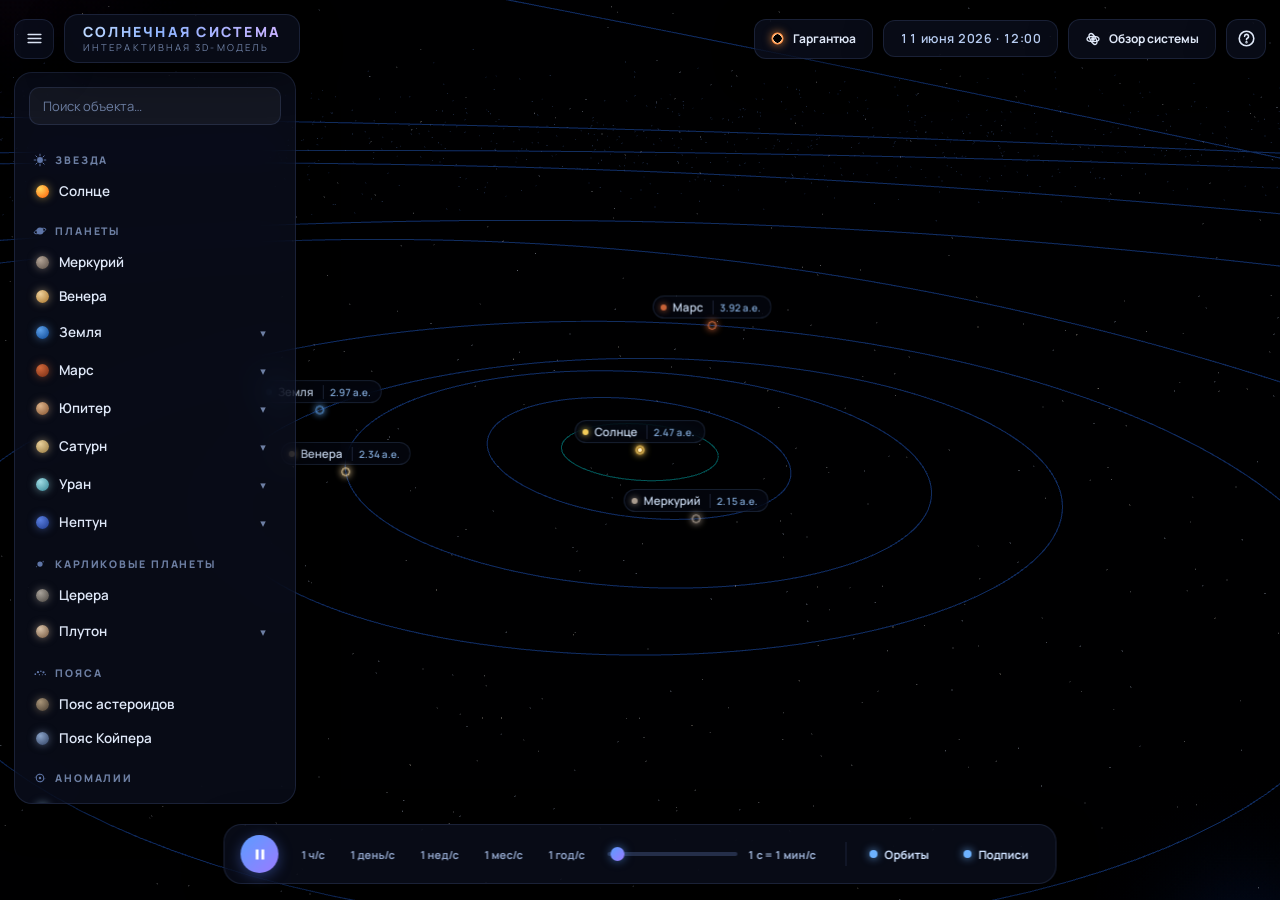
<file: index.html>
<!DOCTYPE html>
<html lang="ru">
<head>
  <meta charset="UTF-8">
  <meta name="viewport" content="width=device-width, initial-scale=1.0">
  <title>Солнечная система — интерактивная 3D-модель</title>
  <meta name="description" content="Интерактивная 3D-модель Солнечной системы: планеты, спутники, пояса астероидов и космические аппараты с реальными характеристиками.">
  <link rel="preconnect" href="https://fonts.googleapis.com">
  <link rel="preconnect" href="https://fonts.gstatic.com" crossorigin>
  <link href="https://fonts.googleapis.com/css2?family=Manrope:wght@400;500;600;700;800&display=swap" rel="stylesheet">
  <link rel="stylesheet" href="css/style.css">
  <link rel="icon" href="data:image/svg+xml,<svg xmlns='http://www.w3.org/2000/svg' viewBox='0 0 24 24'><circle cx='12' cy='12' r='6' fill='%23ffb347'/><ellipse cx='12' cy='12' rx='10' ry='3.5' fill='none' stroke='%236ea8ff' stroke-width='1.5' transform='rotate(-18 12 12)'/></svg>">
  <script type="importmap">
    {
      "imports": {
        "three": "./vendor/three.module.js",
        "three/addons/": "./vendor/addons/"
      }
    }
  </script>
</head>
<body>

  <!-- Экран загрузки -->
  <div id="loader">
    <div class="orbits">
      <div class="o"></div>
      <div class="o"></div>
      <div class="o"></div>
      <div class="core"></div>
    </div>
    <div class="loader-title">СОЛНЕЧНАЯ СИСТЕМА</div>
    <div class="loader-sub">загрузка текстур и подготовка сцены…</div>
  </div>

  <!-- 3D-сцена -->
  <canvas id="scene"></canvas>
  <div id="labels"></div>

  <!-- Верхняя панель -->
  <header id="topbar">
    <button id="btnMenu" class="glass btn-ic" title="Скрыть / показать список объектов">
      <svg viewBox="0 0 24 24" fill="none" stroke="currentColor" stroke-width="2" stroke-linecap="round">
        <path d="M4 7h16M4 12h16M4 17h16"/>
      </svg>
    </button>
    <div class="brand glass">
      <b>СОЛНЕЧНАЯ СИСТЕМА</b>
      <span>интерактивная 3D-модель</span>
    </div>
    <div class="spacer"></div>
    <a class="bh-link glass" href="blackhole.html" title="Чёрная дыра Гаргантюа из «Интерстеллара»">
      <span class="bh-dot"></span>
      Гаргантюа
    </a>
    <div id="simDate" class="glass">11 июня 2026 · 12:00</div>
    <button id="btnOverview" class="glass" title="Вернуться к обзору всей системы">
      <svg viewBox="0 0 24 24" fill="none" stroke="currentColor" stroke-width="2" stroke-linecap="round">
        <circle cx="12" cy="12" r="3" fill="currentColor" stroke="none"/>
        <ellipse cx="12" cy="12" rx="9" ry="4"/>
        <ellipse cx="12" cy="12" rx="9" ry="4" transform="rotate(60 12 12)"/>
      </svg>
      Обзор системы
    </button>
    <button id="btnHelp" class="glass btn-ic" title="Управление">
      <svg viewBox="0 0 24 24" fill="none" stroke="currentColor" stroke-width="2" stroke-linecap="round">
        <circle cx="12" cy="12" r="9.2"/>
        <path d="M9.6 9.3a2.5 2.5 0 1 1 3.4 2.34c-.74.3-1 .86-1 1.61v.25"/>
        <circle cx="12" cy="16.8" r="0.5" fill="currentColor"/>
      </svg>
    </button>
  </header>

  <!-- Сайдбар со списком объектов -->
  <aside id="sidebar" class="glass">
    <div class="search-wrap">
      <input id="searchInput" type="text" placeholder="Поиск объекта…" autocomplete="off">
    </div>
    <nav id="tree"></nav>
  </aside>

  <!-- Панель информации об объекте -->
  <section id="infoPanel" class="glass">
    <button id="infoClose" title="Закрыть (Esc)">✕</button>
    <div class="info-head">
      <div id="infoPortrait"></div>
      <div class="info-names">
        <div id="infoKind">Планета</div>
        <div id="infoName">—</div>
        <div id="infoEn">—</div>
      </div>
    </div>
    <div class="info-body">
      <p id="infoDesc"></p>
      <div id="infoLive"></div>
      <div id="infoFacts"></div>
    </div>
    <div class="info-foot">
      <button id="btnGoto">
        <svg viewBox="0 0 24 24" fill="none" stroke="currentColor" stroke-width="2" stroke-linecap="round" stroke-linejoin="round">
          <path d="M5 19l7-14 7 14-7-3.5z"/>
        </svg>
        Лететь к объекту
      </button>
      <button id="btnJump" class="btn-jump" style="display:none">
        <svg viewBox="0 0 24 24" fill="none" stroke="currentColor" stroke-width="2" stroke-linecap="round">
          <circle cx="12" cy="12" r="7.5"/>
          <path d="M8.5 12h7M12.7 9.2L15.5 12l-2.8 2.8"/>
        </svg>
        Прыгнуть к Гаргантюа
      </button>
    </div>
  </section>

  <!-- Панель управления временем -->
  <footer id="timebar" class="glass">
    <button id="btnPause" title="Пауза (пробел)"></button>
    <div class="presets">
      <button class="preset" data-speed="0.04166666">1 ч/с</button>
      <button class="preset" data-speed="1">1 день/с</button>
      <button class="preset" data-speed="7">1 нед/с</button>
      <button class="preset" data-speed="30.44">1 мес/с</button>
      <button class="preset" data-speed="365.25">1 год/с</button>
    </div>
    <div class="slider-wrap">
      <input id="speedSlider" type="range" min="0" max="1000" value="300">
      <div id="speedLabel">1 с = 1 ч</div>
    </div>
    <div class="vdiv"></div>
    <button id="tglOrbits" class="tgl on">Орбиты</button>
    <button id="tglLabels" class="tgl on">Подписи</button>
  </footer>

  <!-- Прицел сканера (центр экрана) -->
  <div id="reticle" class="ret-idle">
    <svg class="ret-svg" viewBox="0 0 100 100" aria-hidden="true">
      <circle class="ret-prog-track" cx="50" cy="50" r="34"/>
      <circle class="ret-prog" cx="50" cy="50" r="34"/>
    </svg>
    <span class="ret-corner tl"></span><span class="ret-corner tr"></span>
    <span class="ret-corner bl"></span><span class="ret-corner br"></span>
    <span class="ret-dot"></span>
    <div class="ret-info"><b id="retName"></b><span id="retMeta"></span></div>
  </div>

  <!-- Баннер открытия объекта -->
  <div id="discoveryBanner"></div>

  <!-- HUD режима полёта -->
  <div id="flightHud" class="glass">
    <div class="fh-head"><b>ПОЛЁТ</b><span class="fh-thr" id="fhThrottle">режим 0</span></div>
    <div class="fh-bar"><i id="fhBar"></i></div>
    <div class="fh-spd"><span id="fhSpeed">0</span><small>ед/с</small></div>
    <div class="fh-stats">
      <span class="fh-stat"><i class="fh-ico-scan"></i><b id="fhFound">0</b>/<span id="fhTotal">0</span> просканировано</span>
      <span class="fh-stat fh-cr"><b id="fhCredits">0</b> кр</span>
    </div>
    <div class="fh-alt" id="fhAlt" style="display:none"></div>
    <div class="fh-warp" id="fhWarp" style="display:none"></div>
    <div class="fh-well" id="fhWell" style="display:none"></div>
    <div class="fh-keys">мышь руль · <kbd>A</kbd>/<kbd>D</kbd> крен · <kbd>W</kbd>/<kbd>S</kbd> тяга · <kbd>Shift</kbd> буст · <kbd>Space</kbd> обзор · <kbd>C</kbd> варп · <kbd>G</kbd> орбита · <kbd>X</kbd> посадка · <kbd>ЛКМ</kbd> скан · <kbd>F</kbd> выйти</div>
  </div>

  <!-- Подсказка по управлению -->
  <div id="hint" class="glass">
    <kbd>ЛКМ</kbd> вращение &nbsp; <kbd>Колесо</kbd> масштаб &nbsp; <kbd>ПКМ</kbd> сдвиг<br>
    <kbd>W</kbd><kbd>A</kbd><kbd>S</kbd><kbd>D</kbd><kbd>Q</kbd><kbd>E</kbd> свободный полёт &nbsp; <kbd>Shift</kbd> ускорение<br>
    <kbd>F</kbd> взять штурвал корабля
  </div>

  <!-- Окно помощи -->
  <div id="helpModal" class="modal">
    <div class="modal-card glass">
      <button id="helpClose">✕</button>
      <h3>Управление</h3>
      <div class="help-row"><span>Вращение камеры</span><div class="help-keys"><kbd>ЛКМ + движение</kbd></div></div>
      <div class="help-row"><span>Приближение / отдаление</span><div class="help-keys"><kbd>Колесо мыши</kbd></div></div>
      <div class="help-row"><span>Сдвиг камеры</span><div class="help-keys"><kbd>ПКМ + движение</kbd></div></div>
      <div class="help-row"><span>Свободный полёт</span><div class="help-keys"><kbd>W</kbd><kbd>A</kbd><kbd>S</kbd><kbd>D</kbd></div></div>
      <div class="help-row"><span>Вверх / вниз</span><div class="help-keys"><kbd>E</kbd><kbd>Q</kbd></div></div>
      <div class="help-row"><span>Ускорение полёта</span><div class="help-keys"><kbd>Shift</kbd></div></div>
      <div class="help-row"><span>Взять штурвал корабля / выйти</span><div class="help-keys"><kbd>F</kbd></div></div>
      <div class="help-row"><span>Пауза времени</span><div class="help-keys"><kbd>Пробел</kbd></div></div>
      <div class="help-row"><span>Снять выделение</span><div class="help-keys"><kbd>Esc</kbd></div></div>
      <div class="help-row"><span>Информация об объекте</span><div class="help-keys"><kbd>Клик по объекту</kbd></div></div>
    </div>
  </div>

  <script type="module" src="js/main.js"></script>
</body>
</html>
</file>
<file: css/style.css>
/* ============================================================
   Солнечная система — стили интерфейса
   ============================================================ */

:root {
  --bg: #04060d;
  --glass: rgba(13, 19, 36, 0.62);
  --glass-border: rgba(138, 170, 255, 0.14);
  --text: #dfe8f8;
  --text-dim: #8fa3c8;
  --text-faint: #6d7fa3;
  --accent1: #5b9dff;
  --accent2: #9b7bff;
  --accent-grad: linear-gradient(135deg, #5b9dff, #9b7bff);
}

* { margin: 0; padding: 0; box-sizing: border-box; }

html, body {
  width: 100%; height: 100%;
  overflow: hidden;
  background: var(--bg);
  color: var(--text);
  font-family: 'Manrope', 'Inter', 'Segoe UI', system-ui, sans-serif;
  -webkit-font-smoothing: antialiased;
}

#scene { position: fixed; inset: 0; display: block; cursor: grab; }
#scene:active { cursor: grabbing; }

::selection { background: rgba(91, 157, 255, 0.35); }

/* ───────── базовое стекло ───────── */
.glass {
  background: var(--glass);
  backdrop-filter: blur(18px) saturate(150%);
  -webkit-backdrop-filter: blur(18px) saturate(150%);
  border: 1px solid var(--glass-border);
  box-shadow: 0 10px 40px rgba(0, 0, 0, 0.45);
}

button {
  font-family: inherit;
  color: var(--text);
  cursor: pointer;
  border: none;
  background: none;
}

.btn-ic {
  width: 40px; height: 40px;
  border-radius: 12px;
  display: grid; place-items: center;
  transition: border-color 0.25s, box-shadow 0.25s, transform 0.15s;
}
.btn-ic svg { width: 19px; height: 19px; }
.btn-ic:hover {
  border-color: rgba(140, 190, 255, 0.45);
  box-shadow: 0 0 18px rgba(91, 157, 255, 0.25);
}
.btn-ic:active { transform: scale(0.93); }

/* ───────── верхняя панель ───────── */
#topbar {
  position: fixed; top: 14px; left: 14px; right: 14px;
  display: flex; align-items: center; gap: 10px;
  z-index: 30;
  pointer-events: none;
}
#topbar > * { pointer-events: auto; }

.brand {
  display: flex; flex-direction: column;
  padding: 7px 18px 8px;
  border-radius: 14px;
  user-select: none;
}
.brand b {
  font-size: 14px; font-weight: 800; letter-spacing: 0.16em;
  background: linear-gradient(90deg, #bcd7ff, #8fb4ff 40%, #c9b2ff);
  -webkit-background-clip: text; background-clip: text;
  -webkit-text-fill-color: transparent;
  white-space: nowrap;
}
.brand span {
  font-size: 9.5px; letter-spacing: 0.22em; text-transform: uppercase;
  color: var(--text-faint);
}

.spacer { flex: 1; }

#simDate {
  padding: 9px 16px;
  border-radius: 12px;
  font-size: 12.5px; font-weight: 600;
  letter-spacing: 0.04em;
  color: #b8cdf2;
  font-variant-numeric: tabular-nums;
  white-space: nowrap;
}

#btnOverview {
  padding: 0 16px; height: 40px;
  border-radius: 12px;
  font-size: 12px; font-weight: 700;
  display: flex; align-items: center; gap: 8px;
  transition: border-color 0.25s, box-shadow 0.25s;
}

.bh-link {
  display: flex; align-items: center; gap: 9px;
  height: 40px;
  padding: 0 16px;
  border-radius: 12px;
  font-size: 12px; font-weight: 700;
  color: var(--text);
  text-decoration: none;
  transition: border-color 0.25s, box-shadow 0.25s;
  white-space: nowrap;
}
.bh-link:hover {
  border-color: rgba(255, 180, 90, 0.5);
  box-shadow: 0 0 18px rgba(255, 150, 60, 0.3);
}
.bh-dot {
  width: 13px; height: 13px;
  border-radius: 50%;
  background: radial-gradient(circle at 50% 50%, #000 0 44%, transparent 46%),
    radial-gradient(circle at 50% 50%, #ffe9c0 40%, #ff8a3c 60%, transparent 75%);
  box-shadow: 0 0 8px rgba(255, 150, 60, 0.7);
}
#btnOverview svg { width: 16px; height: 16px; }
#btnOverview:hover {
  border-color: rgba(140, 190, 255, 0.45);
  box-shadow: 0 0 18px rgba(91, 157, 255, 0.25);
}

/* ───────── сайдбар ───────── */
#sidebar {
  position: fixed; left: 14px; top: 72px; bottom: 96px;
  width: 282px;
  border-radius: 18px;
  display: flex; flex-direction: column;
  z-index: 20;
  transition: transform 0.4s cubic-bezier(0.2, 0.8, 0.2, 1), opacity 0.35s;
  overflow: hidden;
}
#sidebar.collapsed { transform: translateX(-130%); opacity: 0; }

.search-wrap { padding: 14px 14px 8px; }
#searchInput {
  width: 100%;
  background: rgba(255, 255, 255, 0.05);
  border: 1px solid rgba(138, 170, 255, 0.14);
  border-radius: 10px;
  padding: 9px 13px;
  font-family: inherit; font-size: 13px;
  color: var(--text);
  outline: none;
  transition: border-color 0.25s, box-shadow 0.25s;
}
#searchInput::placeholder { color: var(--text-faint); }
#searchInput:focus {
  border-color: rgba(120, 170, 255, 0.45);
  box-shadow: 0 0 14px rgba(91, 157, 255, 0.18);
}

#tree {
  flex: 1;
  overflow-y: auto;
  padding: 4px 10px 16px;
}
#tree::-webkit-scrollbar { width: 8px; }
#tree::-webkit-scrollbar-thumb {
  background: rgba(120, 150, 220, 0.22);
  border-radius: 8px;
}
#tree::-webkit-scrollbar-thumb:hover { background: rgba(120, 150, 220, 0.4); }

.cat { margin-top: 12px; }
.cat-title {
  display: flex; align-items: center; gap: 8px;
  font-size: 10.5px; font-weight: 800;
  letter-spacing: 0.18em; text-transform: uppercase;
  color: var(--text-faint);
  padding: 4px 8px 7px;
}
.cat-ico svg { width: 14px; height: 14px; display: block; color: #5f76a8; }
.cat ul { list-style: none; }

.row {
  display: flex; align-items: center; gap: 10px;
  padding: 7px 10px;
  border-radius: 10px;
  cursor: pointer;
  border: 1px solid transparent;
  transition: background 0.2s, border-color 0.2s;
  user-select: none;
}
.row:hover { background: rgba(120, 160, 255, 0.08); }
.row.active {
  background: linear-gradient(90deg, rgba(91, 157, 255, 0.16), rgba(155, 123, 255, 0.1));
  border-color: rgba(120, 170, 255, 0.3);
}
.row .dot {
  width: 13px; height: 13px; flex: none;
  border-radius: 50%;
  background: radial-gradient(circle at 34% 30%, var(--c1), var(--c2) 75%);
  box-shadow: 0 0 8px color-mix(in srgb, var(--c1) 55%, transparent);
}
.row-name { font-size: 13.5px; font-weight: 600; flex: 1; }
.row.child { padding: 5px 10px; }
.row.child .dot { width: 9px; height: 9px; }
.row.child .row-name { font-size: 12.5px; font-weight: 500; color: #c2d0e8; }

.exp {
  font-size: 11px; color: var(--text-faint);
  width: 22px; height: 22px;
  border-radius: 7px;
  transition: transform 0.3s, color 0.2s, background 0.2s;
}
.exp:hover { background: rgba(255, 255, 255, 0.08); color: var(--text); }
li.open > .row .exp, li.open > div .exp { transform: rotate(180deg); }
ul.children { display: none; margin-left: 20px; padding-left: 4px; border-left: 1px solid rgba(138, 170, 255, 0.12); }
li.open > ul.children { display: block; }

/* ───────── панель информации ───────── */
#infoPanel {
  position: fixed; right: 14px; top: 72px;
  width: 348px;
  max-height: calc(100vh - 186px);
  border-radius: 20px;
  display: flex; flex-direction: column;
  z-index: 20;
  transform: translateX(120%);
  opacity: 0;
  transition: transform 0.45s cubic-bezier(0.2, 0.8, 0.2, 1), opacity 0.35s;
  overflow: hidden;
}
#infoPanel.open { transform: translateX(0); opacity: 1; }

.info-head {
  display: flex; gap: 14px; align-items: center;
  padding: 18px 18px 12px;
}
#infoPortrait {
  width: 62px; height: 62px; flex: none;
  border-radius: 50%;
  box-shadow:
    inset -8px -8px 18px rgba(0, 0, 0, 0.55),
    inset 4px 4px 12px rgba(255, 255, 255, 0.18),
    0 0 24px rgba(91, 157, 255, 0.18);
}
.info-names { flex: 1; min-width: 0; }
#infoKind {
  display: inline-block;
  font-size: 9.5px; font-weight: 800;
  letter-spacing: 0.14em; text-transform: uppercase;
  color: #a5c4ff;
  padding: 3px 9px;
  border-radius: 99px;
  border: 1px solid rgba(120, 170, 255, 0.35);
  background: rgba(91, 157, 255, 0.1);
  margin-bottom: 5px;
}
#infoName { font-size: 21px; font-weight: 800; line-height: 1.1; }
#infoEn { font-size: 11.5px; color: var(--text-dim); margin-top: 2px; }

#infoClose {
  position: absolute; top: 12px; right: 12px;
  width: 30px; height: 30px;
  border-radius: 9px;
  display: grid; place-items: center;
  color: var(--text-dim);
  font-size: 17px;
  transition: background 0.2s, color 0.2s;
}
#infoClose:hover { background: rgba(255, 255, 255, 0.08); color: var(--text); }

.info-body {
  overflow-y: auto;
  padding: 0 18px 16px;
}
.info-body::-webkit-scrollbar { width: 8px; }
.info-body::-webkit-scrollbar-thumb { background: rgba(120, 150, 220, 0.22); border-radius: 8px; }

#infoDesc {
  font-size: 13px; line-height: 1.6;
  color: #c6d4ec;
  padding-bottom: 12px;
  border-bottom: 1px solid rgba(138, 170, 255, 0.12);
}

#infoLive { padding-top: 4px; }
#infoLive:empty { display: none; }
.live-row, .fact {
  display: flex; justify-content: space-between; align-items: baseline; gap: 14px;
  padding: 6.5px 0;
  font-size: 12.5px;
}
.live-row { border-bottom: 1px dashed rgba(138, 170, 255, 0.1); }
.live-row span, .fact span { color: var(--text-dim); }
.live-row b, .fact b { font-weight: 700; color: #e8f0ff; text-align: right; }
.live-row b { color: #9fd0ff; }

#infoFacts { padding-top: 6px; }
.fact { border-bottom: 1px solid rgba(138, 170, 255, 0.07); }
.fact:last-child { border-bottom: none; }

.info-foot { padding: 10px 18px 16px; }
#btnGoto {
  width: 100%;
  padding: 11px;
  border-radius: 12px;
  background: var(--accent-grad);
  color: #fff;
  font-size: 13px; font-weight: 800;
  letter-spacing: 0.04em;
  display: flex; align-items: center; justify-content: center; gap: 9px;
  box-shadow: 0 4px 18px rgba(91, 130, 255, 0.35);
  transition: filter 0.2s, transform 0.15s, box-shadow 0.2s;
}
#btnGoto svg { width: 15px; height: 15px; }
#btnGoto:hover { filter: brightness(1.12); box-shadow: 0 4px 24px rgba(91, 130, 255, 0.5); }
#btnGoto:active { transform: scale(0.97); }

.btn-jump {
  width: 100%;
  margin-top: 8px;
  padding: 11px;
  border-radius: 12px;
  background: linear-gradient(135deg, #ff9a3c, #ff5e3a);
  color: #fff;
  font-size: 13px; font-weight: 800;
  letter-spacing: 0.04em;
  display: flex; align-items: center; justify-content: center; gap: 9px;
  box-shadow: 0 4px 18px rgba(255, 120, 50, 0.35);
  transition: filter 0.2s, transform 0.15s, box-shadow 0.2s;
}
.btn-jump svg { width: 16px; height: 16px; }
.btn-jump:hover { filter: brightness(1.12); box-shadow: 0 4px 24px rgba(255, 120, 50, 0.55); }
.btn-jump:active { transform: scale(0.97); }

/* ───────── панель времени ───────── */
#timebar {
  position: fixed; bottom: 16px; left: 50%;
  transform: translateX(-50%);
  display: flex; align-items: center; gap: 12px;
  padding: 10px 16px;
  border-radius: 18px;
  z-index: 25;
  max-width: calc(100vw - 28px);
}

#btnPause {
  width: 38px; height: 38px; flex: none;
  border-radius: 50%;
  background: var(--accent-grad);
  display: grid; place-items: center;
  box-shadow: 0 3px 14px rgba(91, 130, 255, 0.4);
  transition: filter 0.2s, transform 0.15s;
}
#btnPause svg { width: 17px; height: 17px; color: #fff; }
#btnPause:hover { filter: brightness(1.15); }
#btnPause:active { transform: scale(0.92); }

.presets { display: flex; gap: 4px; }
.preset {
  font-size: 11px; font-weight: 700;
  color: var(--text-dim);
  padding: 6px 10px;
  border-radius: 9px;
  border: 1px solid transparent;
  white-space: nowrap;
  transition: all 0.2s;
}
.preset:hover { background: rgba(120, 160, 255, 0.1); color: var(--text); }
.preset.active {
  background: rgba(91, 157, 255, 0.18);
  border-color: rgba(120, 170, 255, 0.4);
  color: #cfe2ff;
}

.slider-wrap { display: flex; align-items: center; gap: 10px; }
#speedSlider {
  width: 130px;
  appearance: none; -webkit-appearance: none;
  height: 4px;
  border-radius: 4px;
  background: rgba(138, 170, 255, 0.22);
  outline: none;
}
#speedSlider::-webkit-slider-thumb {
  appearance: none; -webkit-appearance: none;
  width: 14px; height: 14px;
  border-radius: 50%;
  background: var(--accent-grad);
  box-shadow: 0 0 10px rgba(91, 157, 255, 0.6);
  cursor: pointer;
}
#speedSlider::-moz-range-thumb {
  width: 14px; height: 14px; border: none;
  border-radius: 50%;
  background: #7b9dff;
  cursor: pointer;
}
#speedLabel {
  font-size: 11px; font-weight: 700;
  color: #9fb4d8;
  min-width: 86px;
  font-variant-numeric: tabular-nums;
}

.vdiv { width: 1px; height: 24px; background: rgba(138, 170, 255, 0.15); }

.tgl {
  display: flex; align-items: center; gap: 7px;
  font-size: 11.5px; font-weight: 700;
  color: var(--text-dim);
  padding: 7px 11px;
  border-radius: 10px;
  transition: all 0.2s;
  white-space: nowrap;
}
.tgl::before {
  content: '';
  width: 8px; height: 8px;
  border-radius: 50%;
  background: rgba(255, 255, 255, 0.18);
  transition: all 0.25s;
}
.tgl:hover { background: rgba(120, 160, 255, 0.08); }
.tgl.on { color: #cfe2ff; }
.tgl.on::before {
  background: #6db2ff;
  box-shadow: 0 0 8px rgba(109, 178, 255, 0.9);
}

/* ───────── подписи в 3D ───────── */
#labels {
  position: fixed; inset: 0;
  pointer-events: none;
  z-index: 10;
  overflow: hidden;
}
.label {
  position: absolute; top: 0; left: 0;
  display: none; align-items: center; gap: 6px;
  padding: 3px 10px 3px 7px;
  border-radius: 99px;
  background: rgba(8, 12, 24, 0.55);
  backdrop-filter: blur(6px);
  border: 1px solid rgba(140, 180, 255, 0.16);
  font-size: 11.5px; font-weight: 600;
  color: #cfe0f8;
  pointer-events: auto;
  cursor: pointer;
  white-space: nowrap;
  will-change: transform;
  transition: border-color 0.2s, box-shadow 0.2s;
}
.label:hover { border-color: rgba(140, 200, 255, 0.55); }
.label.active {
  border-color: rgba(127, 192, 255, 0.8);
  box-shadow: 0 0 14px rgba(110, 170, 255, 0.35);
  color: #fff;
}
.ldot {
  width: 6px; height: 6px;
  border-radius: 50%;
  background: var(--c);
  box-shadow: 0 0 6px var(--c);
}
.label.kind-moon, .label.kind-craft { font-size: 10.5px; padding: 2px 8px 2px 6px; }
.ldist {
  font-size: 10px; font-weight: 600;
  color: #84acdc;
  padding-left: 6px; margin-left: 3px;
  border-left: 1px solid rgba(140, 180, 255, 0.18);
  font-variant-numeric: tabular-nums;
}
.ldist:empty { display: none; }
/* точка-«прицел» брекета: маленький светящийся круг точно на теле */
.bdot {
  position: absolute; top: 0; left: 0;
  width: 9px; height: 9px;
  border-radius: 50%;
  border: 1.5px solid var(--c);
  background: rgba(255, 255, 255, 0.06);
  box-shadow: 0 0 7px var(--c), inset 0 0 3px var(--c);
  pointer-events: none;
  z-index: 9;
  will-change: transform;
}

/* ───────── подсказка ───────── */
#hint {
  position: fixed; left: 14px; bottom: 16px;
  padding: 10px 14px;
  border-radius: 12px;
  font-size: 11.5px;
  color: #9fb4d8;
  z-index: 18;
  line-height: 1.8;
  transition: opacity 1.2s;
}
#hint.gone { opacity: 0; pointer-events: none; }

/* ───────── HUD режима полёта ───────── */
#flightHud {
  position: fixed; left: 14px; bottom: 16px;
  width: 220px;
  padding: 12px 14px;
  border-radius: 14px;
  z-index: 20;
  display: none;
}
body.ship-mode #flightHud { display: block; }
body.ship-mode #hint { display: none; }
/* В полёте орбитальный UI остаётся видимым, но не ловит мышь: иначе
   :hover-перерисовка стеклянных панелей и подписей поверх анимирующейся
   3D-сцены вызывает скачки кадра и тряску камеры/корабля. */
body.ship-mode #topbar,
body.ship-mode #topbar > *,
body.ship-mode #sidebar,
body.ship-mode #timebar,
body.ship-mode #infoPanel,
body.ship-mode #flightHud,
body.ship-mode #labels .label {
  pointer-events: none;
}
body.ship-mode #scene { cursor: none; }
/* Главная причина тряски: backdrop-filter (размытие) каждый кадр заново
   растрируется поверх анимирующейся 3D-сцены, а движение курсора над этой
   областью добавляет перерисовки. В полёте размытие выключаем, панели
   оставляем видимыми — фон делаем плотнее для читаемости. */
body.ship-mode .glass,
body.ship-mode #labels .label {
  backdrop-filter: none !important;
  -webkit-backdrop-filter: none !important;
}
body.ship-mode .glass { background: rgba(10, 15, 30, 0.9); }
body.ship-mode #labels .label { background: rgba(8, 12, 24, 0.82); }
.fh-head {
  display: flex; align-items: center; gap: 8px;
  font-size: 11px; letter-spacing: 0.14em; color: var(--text-dim);
}
.fh-head b { color: var(--text); font-weight: 700; }
.fh-thr {
  margin-left: auto;
  font-size: 10.5px; font-weight: 700; letter-spacing: 0.04em;
  color: #9fd0ff;
  padding: 1px 7px; border-radius: 6px;
  background: rgba(120, 180, 255, 0.12);
}
.fh-thr.rev { color: #ffb38a; background: rgba(255, 150, 90, 0.12); }
.fh-well {
  margin-top: 6px;
  font-size: 11px; letter-spacing: 0.02em;
  color: #9fd0ff;
}
.fh-well b { color: #d8ecff; font-weight: 700; }
.fh-well kbd { font-size: 9px; padding: 1px 4px; }
.fh-well.orbiting { color: #7df0c4; }
.fh-well.orbiting b { color: #b8ffe6; letter-spacing: 0.08em; }
.fh-warp {
  margin-top: 6px;
  font-size: 11px; letter-spacing: 0.06em;
  color: #9fd0ff;
  text-shadow: 0 0 10px rgba(120, 180, 255, 0.6);
}
.fh-warp b { color: #ddeeff; font-weight: 800; letter-spacing: 0.1em; }
.fh-alt {
  margin-top: 6px;
  font-size: 12px; font-weight: 700; letter-spacing: 0.03em;
  color: #ffd27a;
  text-shadow: 0 0 8px rgba(255, 200, 120, 0.45);
}
.fh-alt b { color: #fff0d0; font-variant-numeric: tabular-nums; }
.fh-boost {
  font-size: 9.5px; font-weight: 700; letter-spacing: 0.1em;
  padding: 1px 6px; border-radius: 6px;
  color: var(--text-faint);
  border: 1px solid var(--glass-border);
  transition: color 0.2s, background 0.2s, box-shadow 0.2s;
}
.fh-boost.on {
  color: #ffe0b0; background: rgba(255, 150, 60, 0.18);
  box-shadow: 0 0 14px rgba(255, 140, 50, 0.4);
}
.fh-bar {
  margin: 9px 0 6px;
  height: 5px; border-radius: 4px;
  background: rgba(138, 170, 255, 0.12);
  overflow: hidden;
}
.fh-bar i {
  display: block; height: 100%; width: 0%;
  background: var(--accent-grad);
  border-radius: 4px;
  transition: width 0.08s linear;
}
.fh-spd {
  font-variant-numeric: tabular-nums;
  font-size: 22px; font-weight: 700; color: var(--text);
}
.fh-spd small { font-size: 11px; color: var(--text-faint); margin-left: 5px; font-weight: 500; }
.fh-keys {
  margin-top: 8px;
  font-size: 10px; line-height: 1.7; color: var(--text-faint);
}

/* ───────── HUD: сканы и кредиты ───────── */
.fh-stats {
  display: flex; justify-content: space-between; align-items: center;
  margin-top: 9px; font-size: 11px; color: var(--text-dim);
}
.fh-stats b { color: var(--text); font-variant-numeric: tabular-nums; }
.fh-stat { display: inline-flex; align-items: center; gap: 5px; }
.fh-ico-scan { width: 8px; height: 8px; border-radius: 50%; background: #6df2c8; box-shadow: 0 0 8px #6df2c8; }
.fh-cr b { color: #ffe0a0; }

/* ───────── Прицел сканера ───────── */
#reticle {
  position: fixed; left: 50%; top: 50%;
  width: 86px; height: 86px;
  transform: translate(-50%, -50%);
  display: none; pointer-events: none; z-index: 19;
}
body.ship-mode #reticle { display: block; }
.ret-dot {
  position: absolute; left: 50%; top: 50%; width: 4px; height: 4px;
  transform: translate(-50%, -50%); border-radius: 50%;
  background: rgba(160, 180, 210, 0.5);
  transition: background 0.2s;
}
.ret-corner {
  position: absolute; width: 12px; height: 12px;
  border: 2px solid #6df2c8; opacity: 0;
  transition: opacity 0.15s, border-color 0.2s;
}
.ret-corner.tl { left: 8px; top: 8px; border-right: none; border-bottom: none; }
.ret-corner.tr { right: 8px; top: 8px; border-left: none; border-bottom: none; }
.ret-corner.bl { left: 8px; bottom: 8px; border-right: none; border-top: none; }
.ret-corner.br { right: 8px; bottom: 8px; border-left: none; border-top: none; }
.ret-svg { position: absolute; inset: 0; width: 100%; height: 100%; transform: rotate(-90deg); }
.ret-prog-track, .ret-prog { fill: none; stroke-width: 3; }
.ret-prog-track { stroke: rgba(109, 242, 200, 0.12); }
.ret-prog {
  stroke: #6df2c8; stroke-linecap: round;
  stroke-dasharray: 213.6; stroke-dashoffset: 213.6;
  opacity: 0; transition: opacity 0.15s;
  filter: drop-shadow(0 0 4px rgba(109, 242, 200, 0.8));
}
.ret-info {
  position: absolute; top: 100%; left: 50%; transform: translateX(-50%);
  margin-top: 10px; text-align: center; white-space: nowrap;
}
.ret-info b { display: block; font-size: 13px; color: #dff7ee; letter-spacing: 0.02em; }
.ret-info span { font-size: 10.5px; color: var(--text-dim); }
/* состояния */
#reticle.ret-lock .ret-corner,
#reticle.ret-scan .ret-corner { opacity: 1; }
#reticle.ret-lock .ret-dot,
#reticle.ret-scan .ret-dot { background: #6df2c8; box-shadow: 0 0 6px #6df2c8; }
#reticle.ret-known .ret-corner { opacity: 1; border-color: #7dffb0; }
#reticle.ret-known .ret-info b { color: #bdf5cf; }
#reticle.ret-scan .ret-prog { opacity: 1; }
#reticle.ret-scan .ret-corner { border-color: #aef7e2; }

/* ───────── Баннер открытия ───────── */
#discoveryBanner {
  position: fixed; left: 50%; top: 15%; transform: translate(-50%, -12px);
  display: flex; align-items: center; gap: 12px;
  padding: 12px 20px; border-radius: 14px;
  background: rgba(8, 18, 20, 0.86);
  border: 1px solid rgba(109, 242, 200, 0.4);
  box-shadow: 0 8px 40px rgba(0, 0, 0, 0.5), 0 0 28px rgba(109, 242, 200, 0.18);
  opacity: 0; pointer-events: none; z-index: 40;
  transition: opacity 0.4s, transform 0.4s;
}
#discoveryBanner.show { opacity: 1; transform: translate(-50%, 0); }
#discoveryBanner .db-tag {
  font-size: 10px; font-weight: 700; letter-spacing: 0.16em;
  color: #0a1614; background: #6df2c8; padding: 3px 8px; border-radius: 6px;
}
#discoveryBanner b { font-size: 16px; color: #eafff8; }
#discoveryBanner .db-kind { font-size: 11px; color: var(--text-dim); }
#discoveryBanner .db-cr { font-size: 12px; font-weight: 700; color: #ffe0a0; margin-left: 2px; }

/* отметка обнаруженных в сайдбаре */
#tree .row.found .row-name::after { content: ' ✓'; color: #6df2c8; font-size: 11px; }

kbd {
  background: rgba(255, 255, 255, 0.08);
  border: 1px solid rgba(255, 255, 255, 0.16);
  border-bottom-width: 2px;
  border-radius: 5px;
  padding: 0 6px;
  font-family: inherit;
  font-size: 10.5px;
  color: #cfe0f8;
}

/* ───────── модальное окно помощи ───────── */
.modal {
  position: fixed; inset: 0;
  background: rgba(2, 6, 14, 0.65);
  backdrop-filter: blur(6px);
  display: grid; place-items: center;
  z-index: 60;
  opacity: 0; pointer-events: none;
  transition: opacity 0.3s;
}
.modal.open { opacity: 1; pointer-events: auto; }
.modal-card {
  width: min(440px, calc(100vw - 40px));
  border-radius: 20px;
  padding: 26px;
  position: relative;
  transform: translateY(14px);
  transition: transform 0.35s cubic-bezier(0.2, 0.8, 0.2, 1);
}
.modal.open .modal-card { transform: translateY(0); }
.modal-card h3 {
  font-size: 17px; font-weight: 800;
  margin-bottom: 16px;
  letter-spacing: 0.03em;
}
.help-row {
  display: flex; justify-content: space-between; align-items: center; gap: 16px;
  padding: 8px 0;
  font-size: 13px;
  color: #c6d4ec;
  border-bottom: 1px solid rgba(138, 170, 255, 0.08);
}
.help-row:last-of-type { border-bottom: none; }
.help-keys { display: flex; gap: 4px; flex: none; }
#helpClose {
  position: absolute; top: 14px; right: 14px;
  width: 30px; height: 30px;
  border-radius: 9px;
  color: var(--text-dim);
  font-size: 17px;
  transition: background 0.2s, color 0.2s;
}
#helpClose:hover { background: rgba(255, 255, 255, 0.08); color: var(--text); }

/* ───────── загрузчик ───────── */
#loader {
  position: fixed; inset: 0;
  background: radial-gradient(ellipse at 50% 40%, #0a1226 0%, #04060d 70%);
  z-index: 100;
  display: flex; flex-direction: column;
  align-items: center; justify-content: center;
  gap: 28px;
  transition: opacity 0.8s;
}
#loader.done { opacity: 0; pointer-events: none; }
.orbits {
  width: 110px; height: 110px;
  position: relative;
  transform: translateZ(0);
}
.orbits .o {
  position: absolute; inset: 0;
  border: 1px solid rgba(120, 160, 255, 0.25);
  border-radius: 50%;
  animation: spin 3s linear infinite;
}
.orbits .o::after {
  content: '';
  position: absolute; top: -4px; left: 50%;
  width: 8px; height: 8px;
  border-radius: 50%;
  background: #6db2ff;
  box-shadow: 0 0 12px #6db2ff;
}
.orbits .o:nth-child(2) { inset: 18px; animation-duration: 2.1s; animation-direction: reverse; }
.orbits .o:nth-child(2)::after { background: #c9a2ff; box-shadow: 0 0 12px #c9a2ff; }
.orbits .o:nth-child(3) { inset: 36px; animation-duration: 1.4s; }
.orbits .o:nth-child(3)::after { background: #ffd27a; box-shadow: 0 0 12px #ffd27a; }
.orbits .core {
  position: absolute; inset: 47px;
  border-radius: 50%;
  background: radial-gradient(circle at 35% 30%, #ffe9a8, #ff8a1a);
  box-shadow: 0 0 24px rgba(255, 160, 50, 0.8);
}
@keyframes spin { to { transform: rotate(360deg); } }
.loader-title {
  font-size: 15px; font-weight: 800; letter-spacing: 0.3em;
  background: linear-gradient(90deg, #bcd7ff, #c9b2ff);
  -webkit-background-clip: text; background-clip: text;
  -webkit-text-fill-color: transparent;
}
.loader-sub { font-size: 11px; letter-spacing: 0.12em; color: var(--text-faint); }

/* ───────── адаптив ───────── */
@media (max-width: 880px) {
  .presets { display: none; }
  .brand span { display: none; }
  #simDate { display: none; }
}
@media (max-width: 640px) {
  #sidebar { width: min(300px, 82vw); }
  #infoPanel {
    width: auto;
    left: 14px; right: 14px; top: auto; bottom: 86px;
    max-height: 46vh;
  }
  .slider-wrap { display: none; }
  #hint { display: none; }
}
</file>
